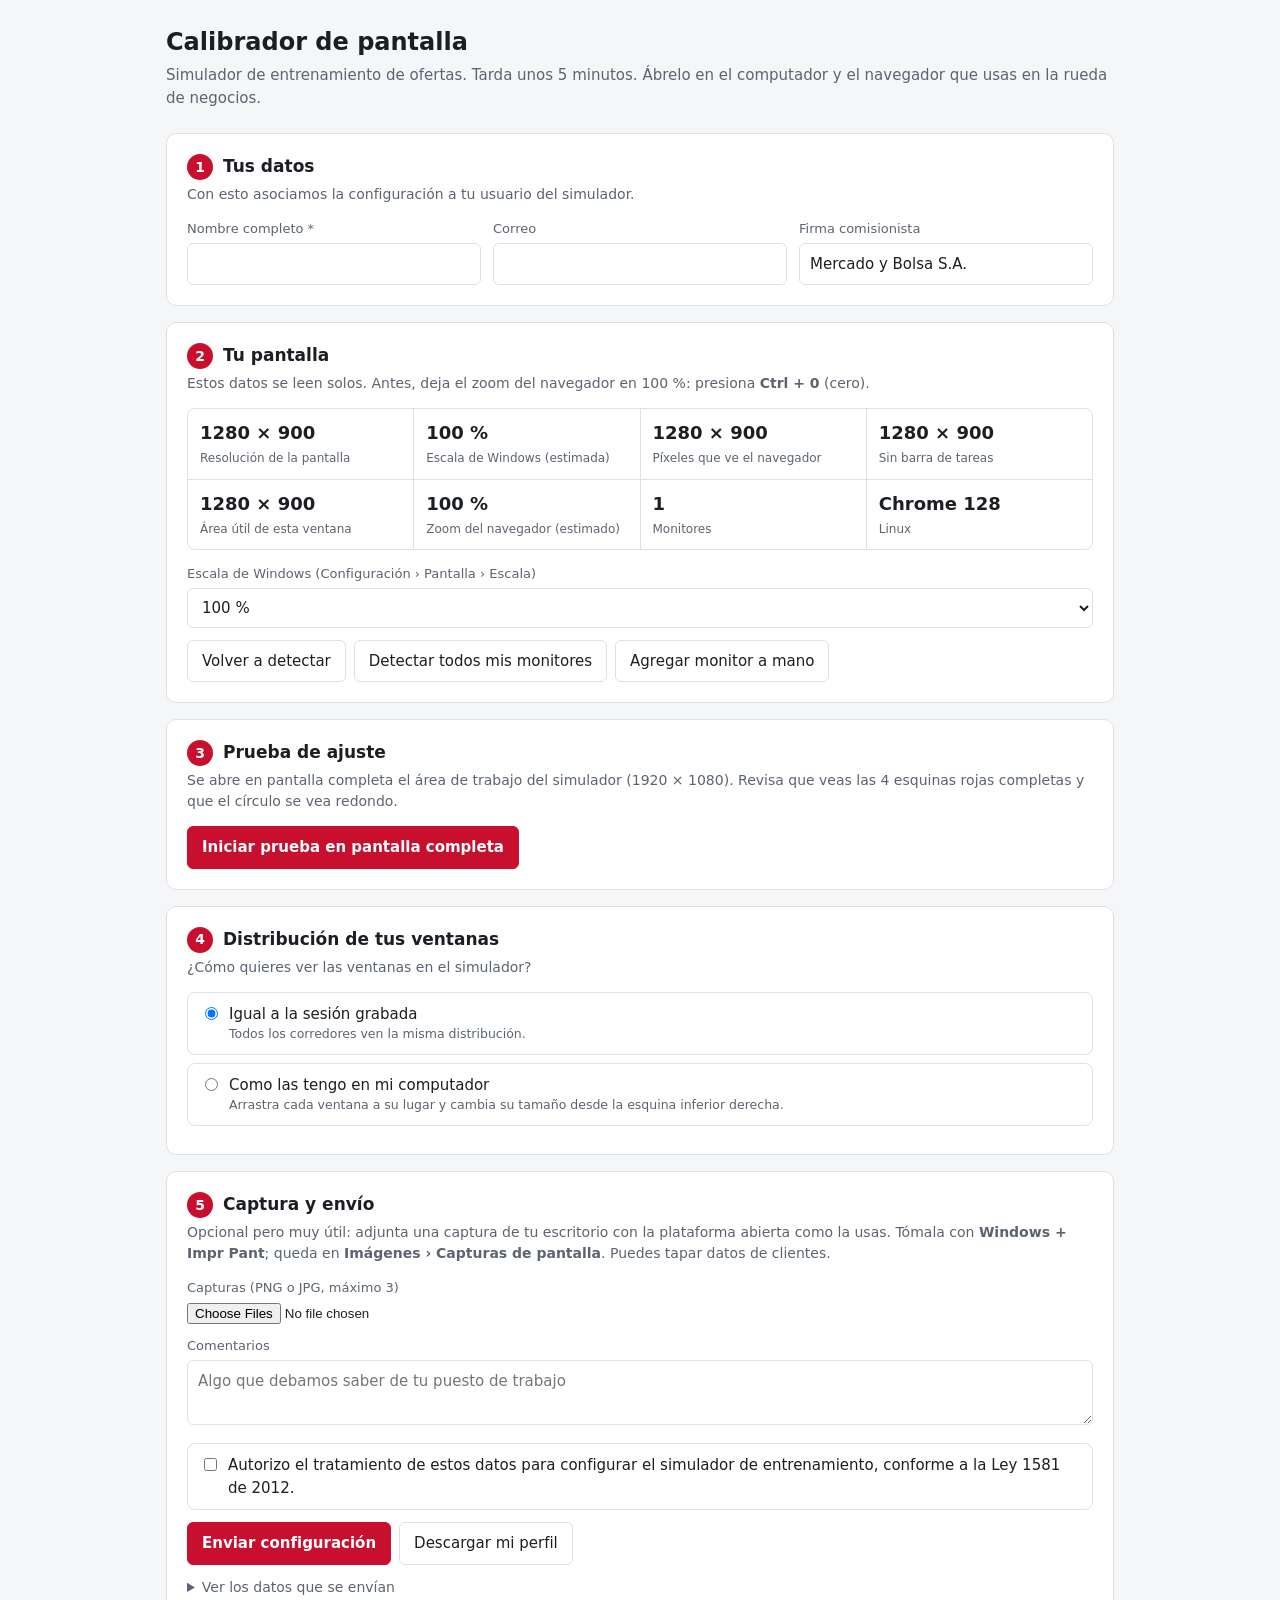
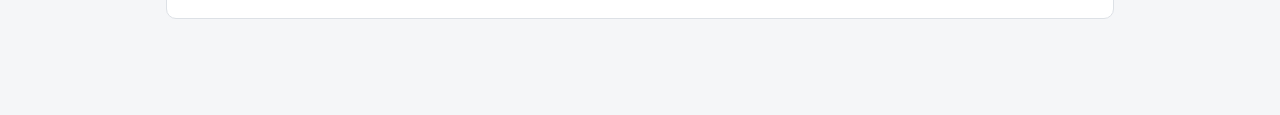
<file: calibrador/index.html>
<!doctype html>
<html lang="es">
<head>
<meta charset="utf-8">
<meta name="viewport" content="width=device-width, initial-scale=1">
<title>Calibrador de pantalla</title>
<style>
:root{
  --bg:#f5f6f8;--card:#fff;--ink:#1b1f24;--muted:#5b6470;--line:#dde1e6;
  --accent:#c8102e;--accent-ink:#fff;--ok:#1a7f37;--ok-bg:#e6f6ea;--warn:#8a5a00;--warn-bg:#fff6d6;
  --mon:#e7ebf0;--mon-line:#9aa4af;--win:#1f6feb;--win-bg:rgba(31,111,235,.14);
}
@media (prefers-color-scheme:dark){:root{
  --bg:#0f1216;--card:#171b21;--ink:#e6e9ed;--muted:#9aa4af;--line:#2a313a;
  --accent:#ff4d5e;--accent-ink:#111;--ok:#3fb950;--ok-bg:#10281a;--warn:#e3b341;--warn-bg:#2b2410;
  --mon:#222932;--mon-line:#56606b;--win:#4493f8;--win-bg:rgba(68,147,248,.18);
}}
*{box-sizing:border-box}
body{margin:0;background:var(--bg);color:var(--ink);font:15px/1.5 system-ui,"Segoe UI",Roboto,sans-serif}
main{max-width:980px;margin:0 auto;padding:24px 16px 80px}
h1{font-size:24px;margin:0 0 4px}
.sub{color:var(--muted);margin:0 0 24px}
section.card{background:var(--card);border:1px solid var(--line);border-radius:10px;padding:20px;margin-bottom:16px}
h2{font-size:17px;margin:0 0 4px;display:flex;gap:10px;align-items:center}
h2 .n{display:inline-grid;place-items:center;width:26px;height:26px;border-radius:50%;background:var(--accent);color:var(--accent-ink);font-size:14px;flex:none}
.hint{color:var(--muted);margin:0 0 14px;font-size:14px}
label{display:block;font-size:13px;color:var(--muted);margin-bottom:4px}
input[type=text],input[type=email],input[type=number],select,textarea{width:100%;padding:9px 10px;font:inherit;color:var(--ink);background:var(--card);border:1px solid var(--line);border-radius:6px}
textarea{min-height:60px;resize:vertical}
.grid{display:grid;gap:12px;grid-template-columns:repeat(auto-fit,minmax(200px,1fr))}
button{font:inherit;cursor:pointer;border-radius:6px;padding:9px 14px;border:1px solid var(--line);background:var(--card);color:var(--ink)}
button.primary{background:var(--accent);border-color:var(--accent);color:var(--accent-ink);font-weight:600}
button:disabled{opacity:.5;cursor:not-allowed}
.row{display:flex;flex-wrap:wrap;gap:8px;align-items:center;margin-top:12px}
.datos{display:grid;grid-template-columns:repeat(auto-fit,minmax(200px,1fr));gap:1px;background:var(--line);border:1px solid var(--line);border-radius:8px;overflow:hidden}
.dato{background:var(--card);padding:10px 12px}
.dato b{display:block;font-size:18px;font-variant-numeric:tabular-nums}
.dato span{font-size:12px;color:var(--muted)}
.aviso{padding:10px 12px;border-radius:6px;font-size:14px;margin-top:12px}
.aviso.warn{background:var(--warn-bg);color:var(--warn)}
.aviso.ok{background:var(--ok-bg);color:var(--ok)}
.radio{display:flex;gap:8px;align-items:flex-start;padding:10px 12px;border:1px solid var(--line);border-radius:8px;margin-bottom:8px;cursor:pointer;color:var(--ink);font-size:15px}
.radio input{margin-top:4px}
.radio small{display:block;color:var(--muted)}
#escritorio{position:relative;width:100%;margin-top:12px;user-select:none;touch-action:none}
.monitor{position:absolute;background:var(--mon);border:2px solid var(--mon-line);border-radius:4px}
.monitor .et{position:absolute;left:6px;bottom:4px;font-size:11px;color:var(--muted)}
.ventana{position:absolute;border:2px solid var(--win);background:var(--win-bg);border-radius:3px;cursor:move;overflow:hidden;font-size:11px;padding:2px 4px;color:var(--ink)}
.ventana.sel{outline:2px solid var(--accent);outline-offset:1px;z-index:5}
.ventana .tit{font-weight:600;white-space:nowrap;overflow:hidden;text-overflow:ellipsis}
.ventana .med{color:var(--muted);font-variant-numeric:tabular-nums}
.ventana .asa{position:absolute;right:0;bottom:0;width:14px;height:14px;background:var(--win);cursor:nwse-resize}
table.vent{width:100%;border-collapse:collapse;margin-top:12px;font-size:14px}
table.vent th,table.vent td{padding:4px;border-bottom:1px solid var(--line);text-align:left}
table.vent input{padding:5px 6px}
table.vent td.n input{width:80px}
.tabla-scroll{overflow-x:auto}
#prueba{position:fixed;inset:0;background:#000;display:none;z-index:100}
#prueba svg{position:absolute;inset:0;width:100%;height:100%}
#prueba .barra{position:absolute;left:50%;bottom:24px;transform:translateX(-50%);display:flex;gap:8px;flex-wrap:wrap;justify-content:center}
#prueba .barra button{font-size:15px}
.ok-txt{color:var(--ok);font-weight:600}.mal-txt{color:var(--accent);font-weight:600}
#resultado{margin-top:12px}
.codigo{font:600 20px/1.2 ui-monospace,Consolas,monospace;letter-spacing:.5px}
details summary{cursor:pointer;color:var(--muted);font-size:14px}
pre{white-space:pre-wrap;font-size:12px;background:var(--bg);padding:10px;border-radius:6px;max-height:280px;overflow:auto}
</style>
</head>
<body>
<main>
  <h1>Calibrador de pantalla</h1>
  <p class="sub">Simulador de entrenamiento de ofertas. Tarda unos 5 minutos. Ábrelo en el computador y el navegador que usas en la rueda de negocios.</p>

  <section class="card">
    <h2><span class="n">1</span>Tus datos</h2>
    <p class="hint">Con esto asociamos la configuración a tu usuario del simulador.</p>
    <div class="grid">
      <div><label for="nombre">Nombre completo *</label><input id="nombre" type="text" autocomplete="name" maxlength="120"></div>
      <div><label for="correo">Correo</label><input id="correo" type="email" autocomplete="email" maxlength="160"></div>
      <div><label for="firma">Firma comisionista</label><input id="firma" type="text" maxlength="120" value="Mercado y Bolsa S.A."></div>
    </div>
  </section>

  <section class="card">
    <h2><span class="n">2</span>Tu pantalla</h2>
    <p class="hint">Estos datos se leen solos. Antes, deja el zoom del navegador en 100 %: presiona <b>Ctrl + 0</b> (cero).</p>
    <div class="datos" id="datos"></div>
    <div id="avisoZoom"></div>
    <div class="grid" style="margin-top:14px">
      <div>
        <label for="escala">Escala de Windows (Configuración › Pantalla › Escala)</label>
        <select id="escala">
          <option value="100">100 %</option><option value="125">125 %</option><option value="150">150 %</option>
          <option value="175">175 %</option><option value="200">200 %</option><option value="225">225 %</option>
          <option value="250">250 %</option><option value="300">300 %</option><option value="otra">Otra</option>
        </select>
      </div>
    </div>
    <div class="row">
      <button id="btnDetectar">Volver a detectar</button>
      <button id="btnMonitores">Detectar todos mis monitores</button>
      <button id="btnAgregarMonitor">Agregar monitor a mano</button>
    </div>
    <div id="avisoMonitores"></div>
    <div id="formMonitor" hidden>
      <div class="grid" style="margin-top:12px">
        <div><label for="mRes">Resolución del monitor</label><input id="mRes" type="text" placeholder="1920 x 1080"></div>
        <div><label for="mEsc">Escala de ese monitor (%)</label><input id="mEsc" type="number" value="100" min="100" max="400" step="25"></div>
        <div><label for="mPos">Ubicación respecto a este monitor</label>
          <select id="mPos"><option value="derecha">A la derecha</option><option value="izquierda">A la izquierda</option><option value="arriba">Arriba</option><option value="abajo">Abajo</option></select></div>
      </div>
      <div class="row"><button id="btnGuardarMonitor" class="primary">Agregar</button><button id="btnCancelarMonitor">Cancelar</button></div>
    </div>
  </section>

  <section class="card">
    <h2><span class="n">3</span>Prueba de ajuste</h2>
    <p class="hint">Se abre en pantalla completa el área de trabajo del simulador (<span id="lienzoTxt"></span>). Revisa que veas las 4 esquinas rojas completas y que el círculo se vea redondo.</p>
    <div class="row"><button id="btnPrueba" class="primary">Iniciar prueba en pantalla completa</button></div>
    <div id="resPrueba"></div>
  </section>

  <section class="card">
    <h2><span class="n">4</span>Distribución de tus ventanas</h2>
    <p class="hint">¿Cómo quieres ver las ventanas en el simulador?</p>
    <label class="radio"><input type="radio" name="modo" value="grabacion" checked><span>Igual a la sesión grabada<small>Todos los corredores ven la misma distribución.</small></span></label>
    <label class="radio"><input type="radio" name="modo" value="mi-puesto"><span>Como las tengo en mi computador<small>Arrastra cada ventana a su lugar y cambia su tamaño desde la esquina inferior derecha.</small></span></label>
    <div id="editor" hidden>
      <div id="escritorio"></div>
      <div class="tabla-scroll">
        <table class="vent">
          <thead><tr><th>Ventana</th><th>X</th><th>Y</th><th>Ancho</th><th>Alto</th><th></th></tr></thead>
          <tbody id="tablaVentanas"></tbody>
        </table>
      </div>
      <div class="row"><button id="btnAgregarVentana">Agregar ventana</button><button id="btnReiniciarVentanas">Restablecer</button></div>
      <p class="hint" style="margin-top:8px">Medidas en píxeles de Windows. Puedes cambiar el nombre de cada ventana.</p>
    </div>
  </section>

  <section class="card">
    <h2><span class="n">5</span>Captura y envío</h2>
    <p class="hint">Opcional pero muy útil: adjunta una captura de tu escritorio con la plataforma abierta como la usas. Tómala con <b>Windows + Impr Pant</b>; queda en <b>Imágenes › Capturas de pantalla</b>. Puedes tapar datos de clientes.</p>
    <label for="capturas">Capturas (PNG o JPG, máximo 3)</label>
    <input id="capturas" type="file" accept="image/png,image/jpeg,image/webp" multiple>
    <div style="margin-top:12px"><label for="comentario">Comentarios</label><textarea id="comentario" maxlength="1000" placeholder="Algo que debamos saber de tu puesto de trabajo"></textarea></div>
    <label class="radio" style="margin-top:12px"><input type="checkbox" id="autoriza"><span>Autorizo el tratamiento de estos datos para configurar el simulador de entrenamiento, conforme a la Ley 1581 de 2012.</span></label>
    <div class="row"><button id="btnEnviar" class="primary">Enviar configuración</button><button id="btnDescargar">Descargar mi perfil</button></div>
    <div id="resultado"></div>
    <details style="margin-top:12px"><summary>Ver los datos que se envían</summary><pre id="vistaJson"></pre></details>
  </section>
</main>

<div id="prueba" role="dialog" aria-label="Prueba de ajuste">
  <svg id="svgPrueba" preserveAspectRatio="xMidYMid meet"></svg>
  <div class="barra">
    <button id="btnPruebaOk" class="primary">Veo las 4 esquinas y el círculo redondo</button>
    <button id="btnPruebaMal">Algo se ve cortado o deformado</button>
  </div>
</div>

<script>
(() => {
"use strict";
const $ = s => document.querySelector(s);
const params = new URLSearchParams(location.search);
const lienzo = (() => {
  const m = /^(\d{3,5})x(\d{3,5})$/i.exec(params.get("lienzo") || "");
  return m ? { w: +m[1], h: +m[2] } : { w: 1920, h: 1080 };
})();
const ESCALAS = [100,125,150,175,200,225,250,300,350,400];
const CLAVE = "calibrador-borrador-v1";

const estado = {
  deteccion: null,
  monitores: [],
  monitoresOrigen: "este",
  ventanas: [],
  modo: "grabacion",
  pruebaAjuste: { lienzo, respuesta: null },
};

// ---------- Borrador local ----------
function cargarBorrador() {
  try {
    const b = JSON.parse(localStorage.getItem(CLAVE) || "null");
    if (!b) return;
    ["nombre","correo","firma"].forEach(k => { if (b[k]) $("#" + k).value = b[k]; });
  } catch (e) {}
}
function guardarBorrador() {
  try {
    localStorage.setItem(CLAVE, JSON.stringify({ nombre: $("#nombre").value, correo: $("#correo").value, firma: $("#firma").value }));
  } catch (e) {}
}

// ---------- Detección ----------
function navegador() {
  const ua = navigator.userAgent;
  let m;
  if ((m = /Edg\/(\d+)/.exec(ua))) return "Edge " + m[1];
  if ((m = /OPR\/(\d+)/.exec(ua))) return "Opera " + m[1];
  if ((m = /Firefox\/(\d+)/.exec(ua))) return "Firefox " + m[1];
  if ((m = /Chrome\/(\d+)/.exec(ua))) return "Chrome " + m[1];
  if ((m = /Version\/(\d+).*Safari/.exec(ua))) return "Safari " + m[1];
  return "Desconocido";
}
async function sistema() {
  try {
    if (navigator.userAgentData && navigator.userAgentData.getHighEntropyValues) {
      const v = await navigator.userAgentData.getHighEntropyValues(["platformVersion"]);
      if (navigator.userAgentData.platform === "Windows") {
        return parseInt(v.platformVersion, 10) >= 13 ? "Windows 11" : "Windows 10";
      }
      if (navigator.userAgentData.platform) return navigator.userAgentData.platform;
    }
  } catch (e) {}
  const ua = navigator.userAgent;
  if (/Windows/.test(ua)) return "Windows";
  if (/Mac OS X/.test(ua)) return "macOS";
  if (/Linux/.test(ua)) return "Linux";
  return "Desconocido";
}
function escalaCercana(v) {
  return ESCALAS.reduce((a, b) => Math.abs(b - v) < Math.abs(a - v) ? b : a);
}
async function detectar() {
  const dpr = window.devicePixelRatio || 1;
  const zoom = window.outerWidth && window.innerWidth ? Math.round(window.outerWidth / window.innerWidth * 100) : null;
  const zoomNormal = zoom === null || (zoom >= 95 && zoom <= 106);
  const escalaWin = zoomNormal ? escalaCercana(dpr * 100) : escalaCercana(dpr * 100 / (zoom / 100));
  estado.deteccion = {
    pantallaCss: { w: screen.width, h: screen.height },
    areaDisponibleCss: { w: screen.availWidth, h: screen.availHeight },
    devicePixelRatio: dpr,
    resolucionFisica: { w: Math.round(screen.width * dpr), h: Math.round(screen.height * dpr) },
    escalaWindowsEstimada: escalaWin,
    ventanaNavegador: { innerW: window.innerWidth, innerH: window.innerHeight, outerW: window.outerWidth, outerH: window.outerHeight },
    zoomEstimado: zoom,
    pantallaExtendida: typeof screen.isExtended === "boolean" ? screen.isExtended : null,
    profundidadColor: screen.colorDepth,
    tactil: navigator.maxTouchPoints > 0,
    navegador: navegador(),
    sistema: await sistema(),
    idioma: navigator.language,
    zonaHoraria: Intl.DateTimeFormat().resolvedOptions().timeZone,
    fecha: new Date().toISOString(),
  };
  $("#escala").value = String(escalaWin);
  if (estado.monitoresOrigen === "este") {
    estado.monitores = [{ id: 1, etiqueta: "Este monitor", x: 0, y: 0, w: screen.width, h: screen.height, dpr, principal: true }];
    if (!estado.ventanas.length) ventanasPorDefecto();
  }
  pintarDatos(zoomNormal);
  pintarEscritorio();
  actualizarJson();
}
function pintarDatos(zoomNormal) {
  const d = estado.deteccion;
  const items = [
    [d.resolucionFisica.w + " × " + d.resolucionFisica.h, "Resolución de la pantalla"],
    [d.escalaWindowsEstimada + " %", "Escala de Windows (estimada)"],
    [d.pantallaCss.w + " × " + d.pantallaCss.h, "Píxeles que ve el navegador"],
    [d.areaDisponibleCss.w + " × " + d.areaDisponibleCss.h, "Sin barra de tareas"],
    [d.ventanaNavegador.innerW + " × " + d.ventanaNavegador.innerH, "Área útil de esta ventana"],
    [(d.zoomEstimado ?? "—") + " %", "Zoom del navegador (estimado)"],
    [estado.monitores.length + (d.pantallaExtendida ? " (hay más)" : ""), "Monitores"],
    [d.navegador, d.sistema],
  ];
  $("#datos").innerHTML = items.map(([v, t]) => `<div class="dato"><b>${esc(v)}</b><span>${esc(t)}</span></div>`).join("");
  $("#avisoZoom").innerHTML = zoomNormal ? "" :
    `<div class="aviso warn">El zoom del navegador parece estar en ${d.zoomEstimado} %. Presiona <b>Ctrl + 0</b> y luego “Volver a detectar”.</div>`;
  if (d.pantallaExtendida && estado.monitoresOrigen === "este") {
    $("#avisoMonitores").innerHTML = `<div class="aviso warn">Tienes más de un monitor. Presiona “Detectar todos mis monitores” y acepta el permiso del navegador, o agrégalos a mano.</div>`;
  }
}
async function detectarMonitores() {
  if (!("getScreenDetails" in window)) {
    $("#avisoMonitores").innerHTML = `<div class="aviso warn">Este navegador no permite leer todos los monitores. Usa Chrome o Edge, o agrégalos a mano.</div>`;
    return;
  }
  try {
    const sd = await window.getScreenDetails();
    estado.monitores = sd.screens.map((s, i) => ({
      id: i + 1,
      etiqueta: s.label || "Monitor " + (i + 1),
      x: s.left, y: s.top, w: s.width, h: s.height,
      dpr: s.devicePixelRatio, principal: !!s.isPrimary,
    }));
    estado.monitoresOrigen = "api";
    $("#avisoMonitores").innerHTML = `<div class="aviso ok">Se detectaron ${estado.monitores.length} monitor(es).</div>`;
    ventanasPorDefecto();
    pintarDatos(true);
    pintarEscritorio();
    actualizarJson();
  } catch (e) {
    $("#avisoMonitores").innerHTML = `<div class="aviso warn">No se dio el permiso. Puedes agregar los monitores a mano.</div>`;
  }
}
function agregarMonitorManual() {
  const m = /(\d{3,5})\s*[x×*]\s*(\d{3,5})/i.exec($("#mRes").value);
  if (!m) { alert("Escribe la resolución como 1920 x 1080"); return; }
  const esc = Math.max(100, Math.min(400, +$("#mEsc").value || 100)) / 100;
  const w = Math.round(+m[1] / esc), h = Math.round(+m[2] / esc);
  const base = estado.monitores.find(x => x.principal) || estado.monitores[0];
  const minX = Math.min(...estado.monitores.map(x => x.x)), maxX = Math.max(...estado.monitores.map(x => x.x + x.w));
  const minY = Math.min(...estado.monitores.map(x => x.y)), maxY = Math.max(...estado.monitores.map(x => x.y + x.h));
  const pos = $("#mPos").value;
  let x = base.x, y = base.y;
  if (pos === "derecha") x = maxX;
  if (pos === "izquierda") x = minX - w;
  if (pos === "arriba") y = minY - h;
  if (pos === "abajo") y = maxY;
  estado.monitores.push({ id: estado.monitores.length + 1, etiqueta: "Monitor " + (estado.monitores.length + 1), x, y, w, h, dpr: esc, principal: false, manual: true });
  estado.monitoresOrigen = "manual";
  $("#formMonitor").hidden = true;
  pintarDatos(true);
  pintarEscritorio();
  actualizarJson();
}

// ---------- Prueba de ajuste ----------
function dibujarPrueba() {
  const { w: W, h: H } = lienzo;
  const svg = $("#svgPrueba");
  svg.setAttribute("viewBox", `0 0 ${W} ${H}`);
  let g = "";
  for (let x = 100; x < W; x += 100) g += `<line x1="${x}" y1="0" x2="${x}" y2="${H}" stroke="#333" stroke-width="1"/>`;
  for (let y = 100; y < H; y += 100) g += `<line x1="0" y1="${y}" x2="${W}" y2="${y}" stroke="#333" stroke-width="1"/>`;
  const L = 120, t = 10;
  const esquina = (x, y, sx, sy) => `<path d="M${x} ${y + sy * L} L${x} ${y} L${x + sx * L} ${y}" fill="none" stroke="#ff3b3b" stroke-width="${t * 2}"/>`;
  const factor = Math.min(window.innerWidth / W, window.innerHeight / H);
  estado.pruebaAjuste.factor = +factor.toFixed(4);
  estado.pruebaAjuste.viewport = { w: window.innerWidth, h: window.innerHeight };
  estado.pruebaAjuste.pantallaCompleta = !!document.fullscreenElement;
  svg.innerHTML = `
    <rect x="0" y="0" width="${W}" height="${H}" fill="#111"/>
    ${g}
    <rect x="1" y="1" width="${W - 2}" height="${H - 2}" fill="none" stroke="#fff" stroke-width="2"/>
    ${esquina(0, 0, 1, 1)}${esquina(W, 0, -1, 1)}${esquina(0, H, 1, -1)}${esquina(W, H, -1, -1)}
    <circle cx="${W / 2}" cy="${H / 2}" r="${H * 0.28}" fill="none" stroke="#4493f8" stroke-width="6"/>
    <text x="${W / 2}" y="${H / 2 - 30}" fill="#fff" font-size="48" font-family="Segoe UI, sans-serif" text-anchor="middle">Lienzo ${W} × ${H}</text>
    <text x="${W / 2}" y="${H / 2 + 30}" fill="#9aa4af" font-size="30" font-family="Segoe UI, sans-serif" text-anchor="middle">Tu ventana: ${window.innerWidth} × ${window.innerHeight} · factor ${factor.toFixed(3).replace(".", ",")}</text>`;
}
async function iniciarPrueba() {
  $("#prueba").style.display = "block";
  try { await document.documentElement.requestFullscreen(); } catch (e) {}
  setTimeout(dibujarPrueba, 250);
}
function terminarPrueba(resp) {
  dibujarPrueba();
  estado.pruebaAjuste.respuesta = resp;
  $("#prueba").style.display = "none";
  if (document.fullscreenElement) document.exitFullscreen().catch(() => {});
  const p = estado.pruebaAjuste;
  $("#resPrueba").innerHTML = resp === "ok"
    ? `<p class="ok-txt" style="margin-top:12px">Listo: la aplicación encaja en tu pantalla (factor ${String(p.factor).replace(".", ",")}).</p>`
    : `<p class="mal-txt" style="margin-top:12px">Gracias. Cuéntanos en Comentarios qué se veía mal y adjunta una captura.</p>`;
  actualizarJson();
}
window.addEventListener("resize", () => { if ($("#prueba").style.display === "block") dibujarPrueba(); });
document.addEventListener("fullscreenchange", () => { if ($("#prueba").style.display === "block") setTimeout(dibujarPrueba, 150); });

// ---------- Editor de ventanas ----------
const NOMBRES = ["Rueda de negocios", "Libro de ofertas", "Ingreso de oferta", "Confirmación", "Mensajes"];
let sigId = 1, seleccion = null, k = 1;
function ventanasPorDefecto() {
  const m = estado.monitores.find(x => x.principal) || estado.monitores[0];
  if (!m) return;
  const W = m.w, H = estado.deteccion ? Math.min(m.h, estado.deteccion.areaDisponibleCss.h) : m.h;
  const r = (v) => Math.round(v);
  const marcos = [
    [0, 0, .6, .65], [.6, 0, .4, .65], [0, .65, .35, .35], [.35, .65, .3, .35], [.65, .65, .35, .35],
  ];
  sigId = 1;
  estado.ventanas = marcos.map(([x, y, w, h], i) => ({
    id: sigId++, nombre: NOMBRES[i], x: r(m.x + x * W), y: r(m.y + y * H), w: r(w * W), h: r(h * H),
  }));
}
function limites() {
  const ms = estado.monitores;
  return {
    x0: Math.min(...ms.map(m => m.x)), y0: Math.min(...ms.map(m => m.y)),
    x1: Math.max(...ms.map(m => m.x + m.w)), y1: Math.max(...ms.map(m => m.y + m.h)),
  };
}
function pintarEscritorio() {
  if ($("#editor").hidden || !estado.monitores.length) return;
  const cont = $("#escritorio");
  const L = limites();
  k = cont.clientWidth / (L.x1 - L.x0);
  cont.style.height = Math.round((L.y1 - L.y0) * k) + "px";
  let html = estado.monitores.map(m => `<div class="monitor" style="left:${(m.x - L.x0) * k}px;top:${(m.y - L.y0) * k}px;width:${m.w * k}px;height:${m.h * k}px"><span class="et">${esc(m.etiqueta)} · ${Math.round(m.w * m.dpr)}×${Math.round(m.h * m.dpr)}${m.principal ? " · principal" : ""}</span></div>`).join("");
  html += estado.ventanas.map(v => `<div class="ventana${v.id === seleccion ? " sel" : ""}" data-id="${v.id}" style="left:${(v.x - L.x0) * k}px;top:${(v.y - L.y0) * k}px;width:${v.w * k}px;height:${v.h * k}px"><div class="tit">${esc(v.nombre)}</div><div class="med">${v.w}×${v.h}</div><div class="asa" data-asa="1"></div></div>`).join("");
  cont.innerHTML = html;
  pintarTabla();
}
function pintarTabla() {
  $("#tablaVentanas").innerHTML = estado.ventanas.map(v => `<tr data-id="${v.id}">
    <td><input type="text" data-c="nombre" value="${esc(v.nombre)}" maxlength="60"></td>
    <td class="n"><input type="number" data-c="x" value="${v.x}"></td>
    <td class="n"><input type="number" data-c="y" value="${v.y}"></td>
    <td class="n"><input type="number" data-c="w" value="${v.w}" min="40"></td>
    <td class="n"><input type="number" data-c="h" value="${v.h}" min="30"></td>
    <td><button data-borrar="${v.id}" aria-label="Quitar ventana">Quitar</button></td></tr>`).join("");
}
function moverVentanaDom(v) {
  const L = limites();
  const el = $(`.ventana[data-id="${v.id}"]`);
  if (!el) return;
  el.style.left = (v.x - L.x0) * k + "px"; el.style.top = (v.y - L.y0) * k + "px";
  el.style.width = v.w * k + "px"; el.style.height = v.h * k + "px";
  el.querySelector(".med").textContent = v.w + "×" + v.h;
}
let arrastre = null;
$("#escritorio").addEventListener("pointerdown", e => {
  const el = e.target.closest(".ventana");
  if (!el) return;
  const v = estado.ventanas.find(x => x.id === +el.dataset.id);
  seleccion = v.id;
  document.querySelectorAll(".ventana").forEach(n => n.classList.toggle("sel", n === el));
  arrastre = { v, modo: e.target.dataset.asa ? "tam" : "mover", sx: e.clientX, sy: e.clientY, x: v.x, y: v.y, w: v.w, h: v.h };
  el.setPointerCapture(e.pointerId);
  e.preventDefault();
});
$("#escritorio").addEventListener("pointermove", e => {
  if (!arrastre) return;
  const a = arrastre, dx = (e.clientX - a.sx) / k, dy = (e.clientY - a.sy) / k;
  const snap = v => Math.round(v / 5) * 5;
  if (a.modo === "mover") { a.v.x = snap(a.x + dx); a.v.y = snap(a.y + dy); }
  else { a.v.w = Math.max(40, snap(a.w + dx)); a.v.h = Math.max(30, snap(a.h + dy)); }
  moverVentanaDom(a.v);
});
const soltar = () => { if (arrastre) { arrastre = null; pintarTabla(); actualizarJson(); } };
$("#escritorio").addEventListener("pointerup", soltar);
$("#escritorio").addEventListener("pointercancel", soltar);
$("#tablaVentanas").addEventListener("input", e => {
  const tr = e.target.closest("tr"); if (!tr) return;
  const v = estado.ventanas.find(x => x.id === +tr.dataset.id);
  const c = e.target.dataset.c;
  v[c] = c === "nombre" ? e.target.value : Math.round(+e.target.value || 0);
  if (c === "nombre") { const t = $(`.ventana[data-id="${v.id}"] .tit`); if (t) t.textContent = v.nombre; }
  else moverVentanaDom(v);
  actualizarJson();
});
$("#tablaVentanas").addEventListener("click", e => {
  const id = e.target.dataset.borrar; if (!id) return;
  estado.ventanas = estado.ventanas.filter(v => v.id !== +id);
  pintarEscritorio(); actualizarJson();
});
$("#btnAgregarVentana").onclick = () => {
  const m = estado.monitores.find(x => x.principal) || estado.monitores[0];
  estado.ventanas.push({ id: sigId++, nombre: "Ventana " + (estado.ventanas.length + 1), x: m.x + 40, y: m.y + 40, w: Math.round(m.w * .3), h: Math.round(m.h * .3) });
  pintarEscritorio(); actualizarJson();
};
$("#btnReiniciarVentanas").onclick = () => { ventanasPorDefecto(); pintarEscritorio(); actualizarJson(); };
document.querySelectorAll('input[name="modo"]').forEach(r => r.addEventListener("change", () => {
  estado.modo = document.querySelector('input[name="modo"]:checked').value;
  $("#editor").hidden = estado.modo !== "mi-puesto";
  pintarEscritorio(); actualizarJson();
}));
window.addEventListener("resize", () => { if (!arrastre) pintarEscritorio(); });

// ---------- Perfil y envío ----------
function monitorDe(v) {
  const cx = v.x + v.w / 2, cy = v.y + v.h / 2;
  return estado.monitores.find(m => cx >= m.x && cx < m.x + m.w && cy >= m.y && cy < m.y + m.h) || null;
}
function perfil() {
  return {
    version: 1,
    corredor: { nombre: $("#nombre").value.trim(), correo: $("#correo").value.trim(), firma: $("#firma").value.trim() },
    deteccion: estado.deteccion,
    escalaConfirmada: $("#escala").value,
    monitores: estado.monitores,
    monitoresOrigen: estado.monitoresOrigen,
    pruebaAjuste: { ...estado.pruebaAjuste, comentario: $("#comentario").value.trim() },
    modo: estado.modo,
    ventanas: estado.modo === "mi-puesto" ? estado.ventanas.map(v => {
      const m = monitorDe(v);
      return { ...v, monitor: m ? m.id : null,
        relativo: m ? { x: +((v.x - m.x) / m.w).toFixed(4), y: +((v.y - m.y) / m.h).toFixed(4), w: +(v.w / m.w).toFixed(4), h: +(v.h / m.h).toFixed(4) } : null };
    }) : [],
    autorizacionDatos: $("#autoriza").checked,
  };
}
function actualizarJson() { $("#vistaJson").textContent = JSON.stringify(perfil(), null, 2); }
function validar() {
  if (!$("#nombre").value.trim()) { $("#nombre").focus(); return "Escribe tu nombre en el paso 1."; }
  if (!$("#autoriza").checked) return "Marca la autorización de tratamiento de datos.";
  const f = $("#capturas").files;
  if (f.length > 3) return "Puedes adjuntar máximo 3 capturas.";
  for (const x of f) if (x.size > 12 * 1024 * 1024) return `La captura “${x.name}” supera 12 MB.`;
  return null;
}
async function enviar() {
  const err = validar();
  const out = $("#resultado");
  if (err) { out.innerHTML = `<div class="aviso warn">${esc(err)}</div>`; return; }
  if (estado.pruebaAjuste.respuesta === null && !confirm("No hiciste la prueba de ajuste (paso 3). ¿Enviar de todos modos?")) return;
  const fd = new FormData();
  fd.append("perfil", JSON.stringify(perfil()));
  for (const x of $("#capturas").files) fd.append("capturas[]", x, x.name);
  const b = $("#btnEnviar"); b.disabled = true; b.textContent = "Enviando…";
  try {
    const r = await fetch("guardar.php", { method: "POST", body: fd });
    const j = await r.json().catch(() => ({ ok: false, error: "Respuesta inválida del servidor." }));
    if (!j.ok) throw new Error(j.error || "Error " + r.status);
    out.innerHTML = `<div class="aviso ok">Configuración recibida. Tu código es <span class="codigo">${esc(j.codigo)}</span></div>`;
    guardarBorrador();
  } catch (e) {
    out.innerHTML = `<div class="aviso warn">No se pudo enviar: ${esc(e.message)}. Usa “Descargar mi perfil” y envía el archivo por correo.</div>`;
  } finally { b.disabled = false; b.textContent = "Enviar configuración"; }
}
function descargar() {
  const nombre = ($("#nombre").value.trim() || "corredor").replace(/[^\wÁÉÍÓÚÑáéíóúñ-]+/g, "_");
  const blob = new Blob([JSON.stringify(perfil(), null, 2)], { type: "application/json" });
  const a = document.createElement("a");
  a.href = URL.createObjectURL(blob); a.download = `perfil-pantalla-${nombre}.json`; a.click();
  setTimeout(() => URL.revokeObjectURL(a.href), 1000);
}
function esc(s) { return String(s).replace(/[&<>"']/g, c => ({ "&": "&amp;", "<": "&lt;", ">": "&gt;", '"': "&quot;", "'": "&#39;" }[c])); }

// ---------- Eventos ----------
$("#lienzoTxt").textContent = lienzo.w + " × " + lienzo.h;
$("#btnDetectar").onclick = () => { estado.monitoresOrigen = "este"; $("#avisoMonitores").innerHTML = ""; detectar(); };
$("#btnMonitores").onclick = detectarMonitores;
$("#btnAgregarMonitor").onclick = () => { $("#formMonitor").hidden = false; $("#mRes").focus(); };
$("#btnCancelarMonitor").onclick = () => { $("#formMonitor").hidden = true; };
$("#btnGuardarMonitor").onclick = agregarMonitorManual;
$("#btnPrueba").onclick = iniciarPrueba;
$("#btnPruebaOk").onclick = () => terminarPrueba("ok");
$("#btnPruebaMal").onclick = () => terminarPrueba("mal");
$("#btnEnviar").onclick = enviar;
$("#btnDescargar").onclick = descargar;
["nombre","correo","firma","comentario","escala","autoriza"].forEach(id => $("#" + id).addEventListener("input", () => { actualizarJson(); guardarBorrador(); }));
$("#autoriza").addEventListener("change", actualizarJson);
cargarBorrador();
detectar();
})();
</script>
</body>
</html>
</file>
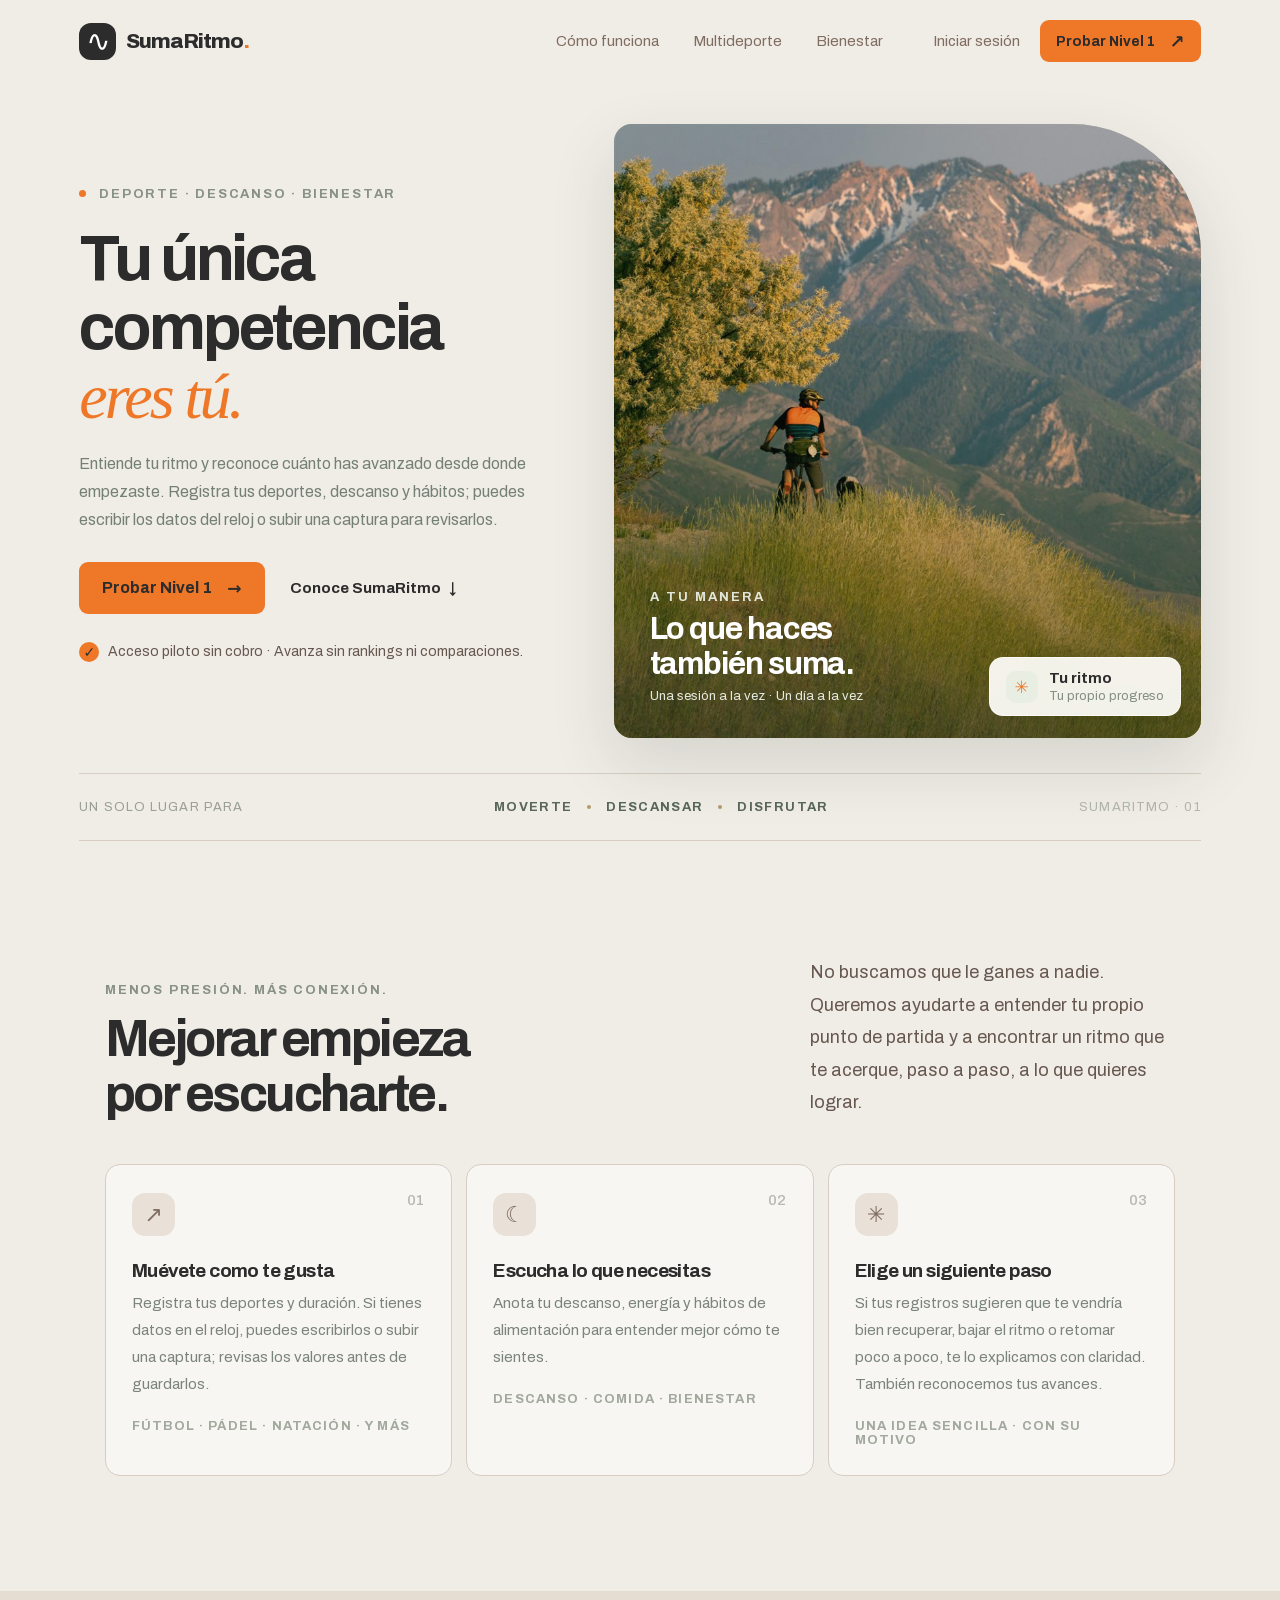
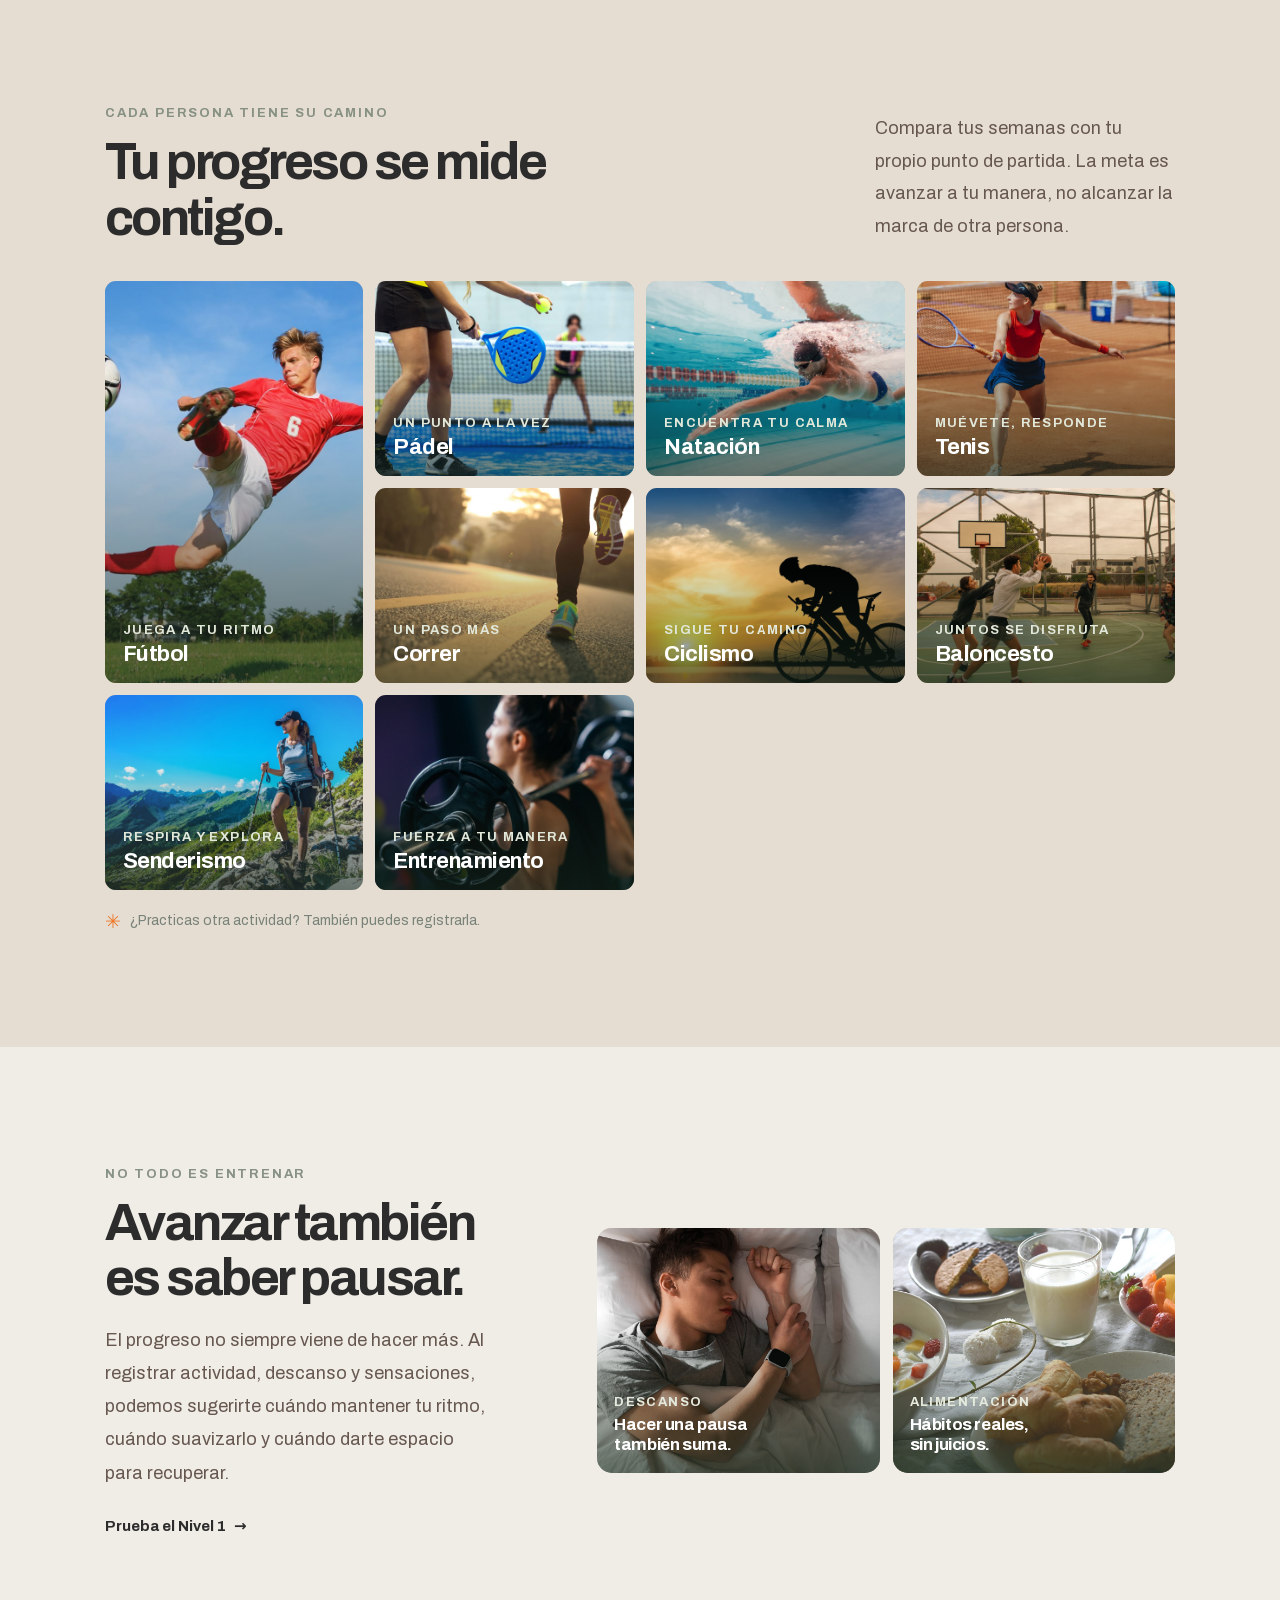
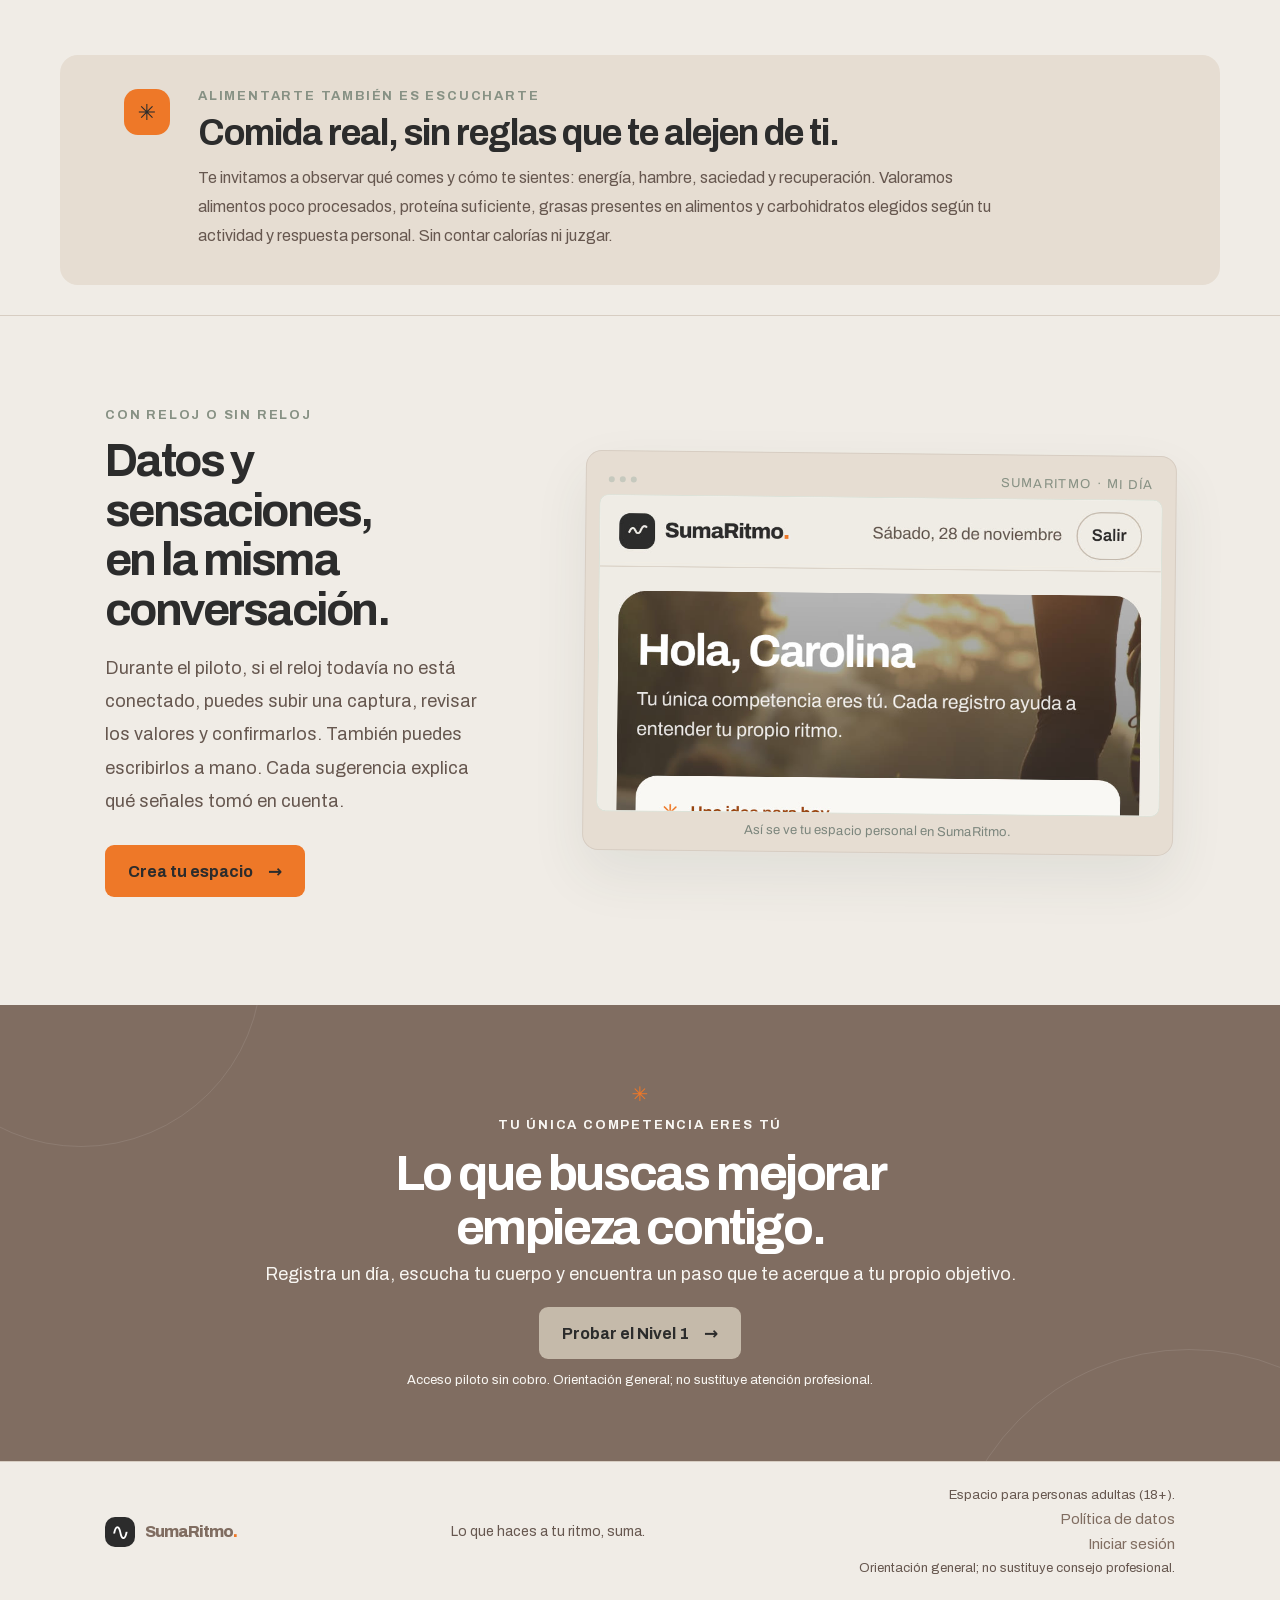
<file: aturitmo/public/landing.html>
<!doctype html>
<html lang="es">
<head>
  <meta charset="utf-8">
  <meta name="viewport" content="width=device-width, initial-scale=1">
  <meta name="theme-color" content="#C5BAAA">
  <meta name="description" content="SumaRitmo te ayuda a entender tu ritmo, escuchar tu cuerpo y mejorar frente a ti mismo, con o sin reloj.">
  <title>SumaRitmo — Tu bienestar, a tu ritmo</title>
  <link rel="stylesheet" href="assets/landing.css?v=20261128-1">
</head>
<body>
  <header class="site-header">
    <a class="brand" href="index.php" aria-label="SumaRitmo, inicio"><span class="brand-mark">∿</span><span>SumaRitmo<span class="brand-dot">.</span></span></a>
    <nav class="desktop-nav" aria-label="Navegación principal">
      <a href="#como-funciona">Cómo funciona</a>
      <a href="#multideporte">Multideporte</a>
      <a href="#bienestar">Bienestar</a>
    </nav>
    <div class="header-actions"><a class="login-link" href="index.php?entrar=1">Iniciar sesión</a><a class="button button-small" href="index.php?crear=1">Probar Nivel 1 <span>↗</span></a></div>
  </header>

  <main>
    <section class="hero" aria-labelledby="hero-title">
      <div class="hero-copy">
        <div class="eyebrow"><span class="eyebrow-dot"></span> DEPORTE · DESCANSO · BIENESTAR</div>
        <h1 id="hero-title">Tu única competencia<br><em>eres tú.</em></h1>
        <p class="hero-intro">Entiende tu ritmo y reconoce cuánto has avanzado desde donde empezaste. Registra tus deportes, descanso y hábitos; puedes escribir los datos del reloj o subir una captura para revisarlos.</p>
        <div class="hero-actions"><a class="button" href="index.php?crear=1">Probar Nivel 1 <span>→</span></a><a class="text-link" href="#como-funciona">Conoce SumaRitmo <span>↓</span></a></div>
        <div class="hero-note"><span class="note-check">✓</span> Acceso piloto sin cobro · Avanza sin rankings ni comparaciones.</div>
      </div>
      <figure class="hero-visual">
        <img src="assets/images/ciclismo-montana.jpg" alt="Ciclista disfrutando un recorrido entre montañas" fetchpriority="high">
        <div class="hero-image-shade"></div>
        <figcaption><span class="photo-kicker">A TU MANERA</span><strong>Lo que haces<br>también suma.</strong><span class="photo-caption">Una sesión a la vez · Un día a la vez</span></figcaption>
        <span class="hero-float"><span class="float-star">✳</span><span><b>Tu ritmo</b><small>Tu propio progreso</small></span></span>
      </figure>
      <div class="hero-bottom"><span>UN SOLO LUGAR PARA</span><div><b>MOVERTE</b><i></i><b>DESCANSAR</b><i></i><b>DISFRUTAR</b></div><span class="hero-bottom-mark">SUMARITMO · 01</span></div>
    </section>

    <section class="intro-section" id="como-funciona">
      <div class="section-heading"><div><div class="eyebrow">MENOS PRESIÓN. MÁS CONEXIÓN.</div><h2>Mejorar empieza<br>por escucharte.</h2></div><p>No buscamos que le ganes a nadie. Queremos ayudarte a entender tu propio punto de partida y a encontrar un ritmo que te acerque, paso a paso, a lo que quieres lograr.</p></div>
      <div class="steps-grid">
        <article class="step-card"><span class="step-number">01</span><div class="step-icon move-icon">↗</div><h3>Muévete como te gusta</h3><p>Registra tus deportes y duración. Si tienes datos en el reloj, puedes escribirlos o subir una captura; revisas los valores antes de guardarlos.</p><span class="step-foot">FÚTBOL · PÁDEL · NATACIÓN · Y MÁS</span></article>
        <article class="step-card"><span class="step-number">02</span><div class="step-icon sleep-icon">☾</div><h3>Escucha lo que necesitas</h3><p>Anota tu descanso, energía y hábitos de alimentación para entender mejor cómo te sientes.</p><span class="step-foot">DESCANSO · COMIDA · BIENESTAR</span></article>
        <article class="step-card"><span class="step-number">03</span><div class="step-icon insight-icon">✳</div><h3>Elige un siguiente paso</h3><p>Si tus registros sugieren que te vendría bien recuperar, bajar el ritmo o retomar poco a poco, te lo explicamos con claridad. También reconocemos tus avances.</p><span class="step-foot">UNA IDEA SENCILLA · CON SU MOTIVO</span></article>
      </div>
    </section>

    <section class="sports-section" id="multideporte">
      <div class="sports-heading"><div><div class="eyebrow">CADA PERSONA TIENE SU CAMINO</div><h2>Tu progreso se mide<br>contigo.</h2></div><p>Compara tus semanas con tu propio punto de partida. La meta es avanzar a tu manera, no alcanzar la marca de otra persona.</p></div>
      <div class="sport-grid">
        <article class="sport-card sport-large"><img src="assets/images/futbol.jpg" alt="Jugador de fútbol en un salto para alcanzar el balón" loading="lazy"><span class="sport-overlay"></span><div class="sport-caption"><small>JUEGA A TU RITMO</small><h3>Fútbol</h3></div></article>
        <article class="sport-card"><img src="assets/images/padel.jpg" alt="Partido de pádel en una cancha azul" loading="lazy"><span class="sport-overlay"></span><div class="sport-caption"><small>UN PUNTO A LA VEZ</small><h3>Pádel</h3></div></article>
        <article class="sport-card"><img src="assets/images/natacion.jpg" alt="Nadador avanzando por una piscina" loading="lazy"><span class="sport-overlay"></span><div class="sport-caption"><small>ENCUENTRA TU CALMA</small><h3>Natación</h3></div></article>
        <article class="sport-card"><img src="assets/images/tenis.jpg" alt="Tenista jugando en una cancha de arcilla" loading="lazy"><span class="sport-overlay"></span><div class="sport-caption"><small>MUÉVETE, RESPONDE</small><h3>Tenis</h3></div></article>
        <article class="sport-card"><img src="assets/images/correr.jpg" alt="Persona corriendo por un sendero al atardecer" loading="lazy"><span class="sport-overlay"></span><div class="sport-caption"><small>UN PASO MÁS</small><h3>Correr</h3></div></article>
        <article class="sport-card"><img src="assets/images/ciclismo-atardecer.jpg" alt="Ciclista recorriendo la carretera al atardecer" loading="lazy"><span class="sport-overlay"></span><div class="sport-caption"><small>SIGUE TU CAMINO</small><h3>Ciclismo</h3></div></article>
        <article class="sport-card"><img src="assets/images/baloncesto.jpg" alt="Amigos jugando baloncesto al aire libre" loading="lazy"><span class="sport-overlay"></span><div class="sport-caption"><small>JUNTOS SE DISFRUTA</small><h3>Baloncesto</h3></div></article>
        <article class="sport-card"><img src="assets/images/senderismo.jpg" alt="Excursionista recorriendo un sendero de montaña" loading="lazy"><span class="sport-overlay"></span><div class="sport-caption"><small>RESPIRA Y EXPLORA</small><h3>Senderismo</h3></div></article>
        <article class="sport-card"><img src="assets/images/fuerza.jpg" alt="Entrenamiento de fuerza con pesas" loading="lazy"><span class="sport-overlay"></span><div class="sport-caption"><small>FUERZA A TU MANERA</small><h3>Entrenamiento</h3></div></article>
      </div>
      <div class="sport-footnote"><span>✳</span> ¿Practicas otra actividad? También puedes registrarla.</div>
    </section>

    <section class="wellbeing-section" id="bienestar">
      <div class="wellbeing-copy"><div class="eyebrow">NO TODO ES ENTRENAR</div><h2>Avanzar también<br>es saber pausar.</h2><p>El progreso no siempre viene de hacer más. Al registrar actividad, descanso y sensaciones, podemos sugerirte cuándo mantener tu ritmo, cuándo suavizarlo y cuándo darte espacio para recuperar.</p><a class="text-link" href="index.php?crear=1">Prueba el Nivel 1 <span>→</span></a></div>
      <div class="wellbeing-visuals">
        <figure class="wellbeing-photo sleep-photo"><img src="assets/images/descanso.jpg" alt="Persona descansando en su cama" loading="lazy"><span class="wellbeing-photo-shade"></span><figcaption><small>DESCANSO</small><strong>Hacer una pausa<br>también suma.</strong></figcaption></figure>
        <figure class="wellbeing-photo food-photo"><img src="assets/images/alimentacion.jpg" alt="Desayuno casero con fruta, cereal y pan" loading="lazy"><span class="wellbeing-photo-shade"></span><figcaption><small>ALIMENTACIÓN</small><strong>Hábitos reales,<br>sin juicios.</strong></figcaption></figure>
      </div>
    </section>

    <section class="food-note-section">
      <div class="food-note-mark">✳</div>
      <div><div class="eyebrow">ALIMENTARTE TAMBIÉN ES ESCUCHARTE</div><h2>Comida real, sin reglas que te alejen de ti.</h2><p>Te invitamos a observar qué comes y cómo te sientes: energía, hambre, saciedad y recuperación. Valoramos alimentos poco procesados, proteína suficiente, grasas presentes en alimentos y carbohidratos elegidos según tu actividad y respuesta personal. Sin contar calorías ni juzgar.</p></div>
    </section>

    <section class="preview-section">
      <div class="preview-copy"><div class="eyebrow">CON RELOJ O SIN RELOJ</div><h2>Datos y sensaciones,<br>en la misma conversación.</h2><p>Durante el piloto, si el reloj todavía no está conectado, puedes subir una captura, revisar los valores y confirmarlos. También puedes escribirlos a mano. Cada sugerencia explica qué señales tomó en cuenta.</p><a class="button" href="index.php?crear=1">Crea tu espacio <span>→</span></a></div>
      <figure class="product-slot"><span class="product-slot-top"><i></i><i></i><i></i><small>SUMARITMO · MI DÍA</small></span><div class="product-shot"><img src="assets/images/captura-app.jpg" alt="Vista ilustrativa del panel de SumaRitmo con actividad, descanso y registros diarios" loading="lazy"></div><figcaption class="product-shot-caption">Así se ve tu espacio personal en SumaRitmo.</figcaption></figure>
    </section>

    <section class="closing-cta"><div class="closing-spark">✳</div><div class="eyebrow">TU ÚNICA COMPETENCIA ERES TÚ</div><h2>Lo que buscas mejorar<br>empieza contigo.</h2><p>Registra un día, escucha tu cuerpo y encuentra un paso que te acerque a tu propio objetivo.</p><a class="button button-light" href="index.php?crear=1">Probar el Nivel 1 <span>→</span></a><small>Acceso piloto sin cobro. Orientación general; no sustituye atención profesional.</small></section>
  </main>

  <footer class="site-footer"><a class="brand" href="index.php"><span class="brand-mark">∿</span><span>SumaRitmo<span class="brand-dot">.</span></span></a><p>Lo que haces a tu ritmo, suma.</p><div><span>Espacio para personas adultas (18+).</span><a href="privacy.php">Política de datos</a><a href="index.php?entrar=1">Iniciar sesión</a><span>Orientación general; no sustituye consejo profesional.</span></div></footer>
  <script src="assets/login-feedback.js?v=20261122-2" defer></script>
</body>
</html>
</file>
<file: aturitmo/public/assets/landing.css>
@font-face{font-family:"Archivo";font-style:normal;font-weight:100 900;font-display:swap;src:url("fonts/archivo-latin-ext.woff2") format("woff2");unicode-range:U+0100-02BA,U+02BD-02C5,U+02C7-02CC,U+02CE-02D7,U+02DD-02FF,U+0304,U+0308,U+0329,U+1D00-1DBF,U+1E00-1E9F,U+1EF2-1EFF,U+2020,U+20A0-20AB,U+20AD-20C4,U+2113,U+2C60-2C7F,U+A720-A7FF}
@font-face{font-family:"Archivo";font-style:normal;font-weight:100 900;font-display:swap;src:url("fonts/archivo-latin.woff2") format("woff2");unicode-range:U+0000-00FF,U+0131,U+0152-0153,U+02BB-02BC,U+02C6,U+02DA,U+02DC,U+0304,U+0308,U+0329,U+2000-206F,U+20AC,U+2122,U+2191,U+2193,U+2212,U+2215,U+FEFF,U+FFFD}
:root{--ink:#25372d;--green:#304d3d;--green-2:#48634e;--sage:#e9eee4;--paper:#f8f7f2;--white:#fffefa;--muted:#778179;--line:#e4e7dd;--coral:#cb896b;--sand:#f1ecdf;--sans:Archivo,'Segoe UI',system-ui,sans-serif;--display:Archivo,'Segoe UI',system-ui,sans-serif}
*{box-sizing:border-box}html{scroll-behavior:smooth;scroll-padding-top:90px}body{margin:0;background:var(--paper);color:var(--ink);font-family:var(--sans);font-size:19px;-webkit-font-smoothing:antialiased}a{color:inherit}figure{margin:0}.site-header{height:82px;max-width:1440px;margin:auto;padding:0 6.2%;display:flex;align-items:center;justify-content:space-between;gap:26px}.brand{display:flex;align-items:center;gap:10px;color:var(--green);font:800 21px var(--display);letter-spacing:-1px;text-decoration:none;white-space:nowrap}.brand-mark{width:37px;height:37px;border-radius:12px;background:var(--green);color:#fff;display:grid;place-items:center;font:400 29px var(--sans)}.brand-dot{color:var(--coral);margin-left:0}.desktop-nav{display:flex;align-items:center;gap:34px;margin-left:auto;margin-right:24px}.desktop-nav a,.login-link,.site-footer a{color:#667368;font-size:15px;text-decoration:none;transition:color .2s}.desktop-nav a:hover,.login-link:hover,.site-footer a:hover{color:var(--green)}.header-actions{display:flex;align-items:center;gap:20px}.button{min-height:52px;padding:0 23px;border-radius:9px;background:var(--green);color:white;display:inline-flex;align-items:center;justify-content:center;gap:15px;text-decoration:none;font-size:16px;font-weight:700;box-shadow:0 8px 20px #304d3d19;transition:transform .2s,background .2s}.button:hover{background:#243c2e;transform:translateY(-2px)}.button span{font-size:17px}.button-small{min-height:42px;padding:0 16px;font-size:14px}.button-small span{font-size:18px}
.hero{max-width:1440px;margin:0 auto;padding:42px 6.2% 0;display:grid;grid-template-columns:.88fr 1.12fr;column-gap:6.5%;align-items:center}.hero-copy{padding:26px 0 40px}.eyebrow{color:#879184;font-size:13px;letter-spacing:1.8px;font-weight:700}.eyebrow-dot{width:7px;height:7px;border-radius:50%;background:#9eae91;display:inline-block;margin:0 8px 1px 0}.hero h1,.section-heading h2,.sports-heading h2,.wellbeing-copy h2,.preview-copy h2,.closing-cta h2{font:700 clamp(39px,5vw,68px)/1.08 var(--display);letter-spacing:-3.2px;margin:23px 0 19px}.hero h1 em{font-family:Georgia,serif;color:var(--coral);font-weight:400;letter-spacing:-3px}.hero-intro{max-width:465px;color:#748076;font-size:16px;line-height:1.75;margin:0}.hero-actions{display:flex;align-items:center;gap:25px;margin-top:28px}.text-link{font-size:15px;font-weight:700;color:var(--green);text-decoration:none}.text-link span{margin-left:5px}.text-link:hover{text-decoration:underline;text-underline-offset:4px}.hero-note{display:flex;align-items:center;gap:9px;color:#7b8579;font-size:14px;margin-top:28px}.note-check{display:grid;place-items:center;width:20px;height:20px;border-radius:50%;background:#e8eee2;color:#597052;font-size:14px;font-weight:700}.hero-visual{position:relative;min-height:490px;height:min(48vw,620px);border-radius:18px 130px 18px 18px;overflow:hidden;background:#dce6dd;box-shadow:0 26px 65px #32483924}.hero-visual img{width:100%;height:100%;position:absolute;inset:0;object-fit:cover;object-position:44% center}.hero-image-shade{position:absolute;inset:0;background:linear-gradient(180deg,#182d1e00 38%,#182d1e9c 100%),linear-gradient(90deg,#182d1e1c,#182d1e00 55%)}.hero-visual figcaption{position:absolute;left:36px;bottom:35px;color:white;display:grid;gap:8px}.photo-kicker{font-size:13px;letter-spacing:2px;font-weight:700;color:#e0e7d9}.hero-visual figcaption strong{font:700 31px/1.12 var(--display);letter-spacing:-1.1px}.photo-caption{font-size:13px;color:#e6e9e0}.hero-float{position:absolute;right:20px;bottom:22px;background:#fffefaed;backdrop-filter:blur(8px);border:1px solid #ffffffa0;border-radius:14px;padding:12px 16px;display:flex;align-items:center;gap:11px;box-shadow:0 10px 30px #15271d21}.float-star{width:32px;height:32px;display:grid;place-items:center;border-radius:10px;background:#e9eee3;color:#a68f5e;font-size:17px}.hero-float b,.hero-float small{display:block}.hero-float b{font:700 15px var(--display)}.hero-float small{font-size:13px;color:#849084;margin-top:3px}.hero-bottom{grid-column:1/3;border-top:1px solid var(--line);border-bottom:1px solid var(--line);margin-top:35px;height:68px;display:flex;align-items:center;justify-content:space-between;color:#9aa097;font-size:13px;letter-spacing:1.1px}.hero-bottom>div{display:flex;align-items:center;gap:15px;color:#59675a;font-size:13px;letter-spacing:1.35px}.hero-bottom i{width:4px;height:4px;background:#b19b6d;border-radius:50%}.hero-bottom-mark{font-size:13px;color:#b2b6ac}
.intro-section,.sports-section,.wellbeing-section,.preview-section{max-width:1440px;margin:auto;padding:115px 8.2%}.section-heading,.sports-heading{display:flex;justify-content:space-between;align-items:end;gap:45px;margin-bottom:42px}.section-heading h2,.sports-heading h2,.wellbeing-copy h2,.preview-copy h2{font-size:clamp(35px,4vw,52px);letter-spacing:-2.5px;margin:15px 0 0}.section-heading>p,.sports-heading>p{max-width:365px;color:#778179;font-size:18px;line-height:1.8;margin:0 0 4px}.steps-grid{display:grid;grid-template-columns:repeat(3,1fr);gap:14px}.step-card{min-height:245px;position:relative;background:var(--white);border:1px solid var(--line);border-radius:15px;padding:28px 26px;overflow:hidden}.step-number{position:absolute;top:27px;right:27px;font:500 15px var(--display);color:#b5b9af}.step-icon{width:43px;height:43px;border-radius:13px;display:grid;place-items:center;font-size:22px}.move-icon{background:#eaf0e6;color:#66805f}.sleep-icon{background:#f0edf4;color:#827293}.insight-icon{background:#f5eee2;color:#b59055}.step-card h3{font:700 19px var(--display);letter-spacing:-.6px;margin:24px 0 9px}.step-card p{font-size:15px;line-height:1.8;color:#7a847a;margin:0;max-width:320px}.step-foot{display:block;font-size:13px;font-weight:700;letter-spacing:1.15px;color:#a1a89d;margin-top:21px}
.sports-section{max-width:none;background:#edf0e9;padding-left:max(8.2%,calc((100% - 1205px)/2));padding-right:max(8.2%,calc((100% - 1205px)/2))}.sports-heading{margin-bottom:35px}.sports-heading>p{max-width:300px}.sport-grid{display:grid;grid-template-columns:repeat(4,1fr);grid-auto-rows:195px;gap:12px}.sport-card{position:relative;overflow:hidden;border-radius:11px;background:#d1d9cd;isolation:isolate}.sport-card.sport-large{grid-row:span 2}.sport-card img{position:absolute;inset:0;width:100%;height:100%;object-fit:cover;transition:transform .55s cubic-bezier(.2,.75,.25,1)}.sport-card:hover img{transform:scale(1.045)}.sport-overlay{position:absolute;inset:0;background:linear-gradient(180deg,#15271d00 30%,#15271d9c 100%);z-index:1}.sport-caption{position:absolute;z-index:2;left:18px;bottom:17px;color:white}.sport-caption small{font-size:13px;letter-spacing:1.35px;font-weight:700;color:#e1e7d9}.sport-caption h3{font:700 22px var(--display);letter-spacing:-.5px;margin:4px 0 0}.sport-footnote{display:flex;align-items:center;gap:9px;color:#778279;font-size:14px;margin-top:20px}.sport-footnote span{color:#af9660;font-size:19px}
.wellbeing-section{display:grid;grid-template-columns:.8fr 1.2fr;gap:10%;align-items:center;padding-top:120px;padding-bottom:120px}.wellbeing-copy h2{margin-bottom:17px}.wellbeing-copy>p,.preview-copy>p{color:#778179;font-size:18px;line-height:1.85;max-width:425px;margin:0 0 24px}.wellbeing-visuals{display:grid;grid-template-columns:1fr 1fr;gap:13px}.image-slot{min-height:245px;border-radius:15px;border:1px dashed #cbd3c7;background:radial-gradient(ellipse at 78% 15%,#e4e8d6 0,transparent 37%),linear-gradient(145deg,#f1eee3,#e7ece3 70%,#dfe8df);padding:22px;position:relative;display:flex;flex-direction:column;justify-content:flex-end;overflow:hidden}.food-slot{background:radial-gradient(ellipse at 18% 20%,#eee2d0 0,transparent 39%),linear-gradient(145deg,#f3eee5,#e9ebdf 75%,#e4e9de)}.slot-symbol{position:absolute;top:27px;right:28px;width:62px;height:62px;border-radius:50%;display:grid;place-items:center;background:#fff9e5b8;color:#a59265;font-size:30px}.slot-label{font-size:13px;font-weight:700;letter-spacing:1px;color:#7d897b}.image-slot figcaption{font-size:14px;line-height:1.6;color:#778178;margin-top:9px;max-width:310px}
.preview-section{display:grid;grid-template-columns:.8fr 1.2fr;gap:8%;align-items:center;padding-top:92px;padding-bottom:108px;border-top:1px solid var(--line)}.preview-copy h2{font-size:clamp(34px,3.6vw,47px);margin-bottom:16px}.preview-copy .button{margin-top:3px}.product-slot{height:330px;border-radius:16px;background:#e9eee5;border:1px solid #dce2d8;padding:13px;box-shadow:0 24px 55px #344b3915;transform:rotate(1.2deg)}.product-slot-top{height:30px;display:flex;gap:5px;align-items:center;padding:0 9px}.product-slot-top i{width:6px;height:6px;background:#c6c9be;border-radius:50%}.product-slot-top small{font-size:13px;letter-spacing:1.2px;color:#879184;margin-left:auto}.product-slot-body{height:calc(100% - 30px);border:1px dashed #bdc8ba;border-radius:9px;background:linear-gradient(125deg,#f8f7f2e8,#f8f7f2de),radial-gradient(ellipse at 90% 10%,#d5e3d1,transparent 40%);display:flex;flex-direction:column;align-items:center;justify-content:center;text-align:center;padding:28px}.slot-phone-mark{display:grid;place-items:center;width:46px;height:46px;border-radius:14px;background:var(--green);color:white;font-size:31px;margin:14px 0}.product-slot-body strong{font:700 19px var(--display);letter-spacing:-.6px}.product-slot-body p{max-width:425px;font-size:14px;line-height:1.7;color:#7b857c;margin:9px 0 0}
.closing-cta{background:var(--green);color:#fff;text-align:center;padding:77px 20px 74px;position:relative;overflow:hidden}.closing-cta:before,.closing-cta:after{content:'';position:absolute;width:360px;height:360px;border:1px solid #ffffff19;border-radius:50%;top:-220px;left:-100px}.closing-cta:after{width:480px;height:480px;top:auto;left:auto;right:-150px;bottom:-370px}.closing-spark{font-size:20px;color:#d5b781;margin-bottom:12px}.closing-cta .eyebrow{color:#bdcbb9}.closing-cta h2{font-size:clamp(34px,4vw,50px);letter-spacing:-2.4px;margin:15px 0 9px}.closing-cta>p{color:#d1dbd0;font-size:18px;margin:0 0 23px}.button-light{background:#fffefa;color:var(--green);box-shadow:none}.button-light:hover{background:#e8eee3}.closing-cta>small{display:block;color:#bdc8bb;font-size:13px;margin-top:14px}.site-footer{max-width:1440px;margin:auto;min-height:125px;padding:26px 8.2%;display:flex;align-items:center;justify-content:space-between;gap:20px}.site-footer .brand{font-size:16px}.site-footer .brand-mark{width:30px;height:30px;border-radius:10px;font-size:23px}.site-footer p{font-size:14px;color:#899187}.site-footer>div{display:grid;gap:9px;text-align:right}.site-footer>div span{font-size:13px;color:#9a9f96}
@media(max-width:1000px){.site-header{padding:0 4%}.hero{padding-left:4%;padding-right:4%;column-gap:4%}.hero h1{font-size:52px}.hero-visual{height:480px;min-height:410px}.intro-section,.wellbeing-section,.preview-section{padding-left:5%;padding-right:5%}.sports-section{padding-left:5%;padding-right:5%}.sport-grid{grid-auto-rows:165px}.wellbeing-section{gap:5%}.site-footer{padding-left:5%;padding-right:5%}}
@media(max-width:720px){html{scroll-padding-top:72px}.site-header{height:68px;padding:0 18px;gap:10px}.brand{font-size:18px;gap:7px}.brand-mark{width:32px;height:32px;font-size:25px;border-radius:10px}.desktop-nav{display:none}.header-actions{gap:12px}.login-link{font-size:13px}.button-small{min-height:38px;padding:0 11px;font-size:13px}.hero{padding:24px 18px 0;grid-template-columns:1fr;gap:22px}.hero-copy{padding:20px 0 2px}.hero .eyebrow{font-size:13px;letter-spacing:1.35px}.hero h1{font-size:clamp(38px,10vw,54px);letter-spacing:-2.5px;margin:17px 0 13px}.hero h1 em{letter-spacing:-2.5px}.hero-intro{font-size:16px;line-height:1.7;max-width:490px}.hero-actions{margin-top:20px;gap:16px}.hero-actions .button{min-height:46px;padding:0 17px;font-size:14px}.hero-note{font-size:13px;margin-top:17px}.hero-visual{height:390px;min-height:0;border-radius:14px 70px 14px 14px}.hero-visual img{object-position:42% center}.hero-visual figcaption{left:20px;bottom:21px}.hero-visual figcaption strong{font-size:25px}.photo-caption{font-size:13px}.hero-float{right:10px;bottom:10px;padding:9px 11px;gap:7px}.float-star{width:27px;height:27px}.hero-float b{font-size:13px}.hero-float small{font-size:13px}.hero-bottom{grid-column:1;height:58px;margin-top:4px}.hero-bottom>span:first-child{font-size:13px}.hero-bottom>div{font-size:13px;gap:7px}.hero-bottom-mark{display:none}.intro-section,.sports-section,.wellbeing-section,.preview-section{padding:75px 18px}.section-heading,.sports-heading{display:block;margin-bottom:26px}.section-heading h2,.sports-heading h2,.wellbeing-copy h2,.preview-copy h2{font-size:36px;letter-spacing:-1.8px}.section-heading>p,.sports-heading>p{margin-top:14px;font-size:15px;max-width:500px}.steps-grid{grid-template-columns:1fr;gap:9px}.step-card{min-height:0;padding:21px}.step-card h3{margin-top:17px;font-size:17px}.step-card p{font-size:14px}.step-foot{margin-top:14px}.sports-section{padding-left:18px;padding-right:18px}.sport-grid{grid-template-columns:repeat(2,1fr);grid-auto-rows:145px;gap:8px}.sport-card.sport-large{grid-row:span 2}.sport-caption{left:12px;bottom:12px}.sport-caption h3{font-size:17px}.sport-caption small{font-size:13px;letter-spacing:.9px}.sport-footnote{font-size:13px}.wellbeing-section{grid-template-columns:1fr;gap:24px}.wellbeing-copy>p,.preview-copy>p{font-size:15px}.wellbeing-visuals{gap:8px}.image-slot{min-height:215px;padding:15px}.slot-symbol{top:17px;right:17px;width:49px;height:49px;font-size:24px}.slot-label{font-size:13px;line-height:1.4}.image-slot figcaption{font-size:13px}.preview-section{grid-template-columns:1fr;gap:24px}.product-slot{height:300px}.product-slot-body{padding:18px}.product-slot-body strong{font-size:17px}.product-slot-body p{font-size:13px}.closing-cta{padding:65px 18px}.closing-cta h2{font-size:36px;letter-spacing:-1.8px}.closing-cta>p{font-size:15px}.site-footer{padding:24px 18px;display:grid;grid-template-columns:1fr 1fr;gap:9px}.site-footer p{grid-column:1}.site-footer>div{grid-column:1/3;text-align:left;display:flex;justify-content:space-between;align-items:center;gap:14px}.site-footer>div span{max-width:210px;text-align:right}}
@media(max-width:390px){.header-actions{gap:8px}.login-link{font-size:13px}.button-small{padding:0 8px;font-size:13px}.hero-visual{height:320px}.hero-bottom>div{letter-spacing:.7px}.hero-bottom>span:first-child{letter-spacing:.6px}.sport-grid{grid-auto-rows:125px}.image-slot{min-height:205px}.site-footer>div{align-items:flex-start;flex-direction:column}.site-footer>div span{text-align:left}}
/* Keep the mountain cyclist in the hero crop; the source subject sits on the left. */
.hero-visual img{object-position:0% center}
.wellbeing-photo{min-height:245px;border-radius:15px;position:relative;overflow:hidden;background:#e7ece3;isolation:isolate}
.wellbeing-photo img{position:absolute;inset:0;width:100%;height:100%;object-fit:cover;transition:transform .45s ease}
.wellbeing-photo:hover img{transform:scale(1.035)}
.sleep-photo img{object-position:32% center}
.food-photo img{object-position:center}
.wellbeing-photo-shade{position:absolute;inset:0;background:linear-gradient(180deg,#182d1e00 35%,#182d1e9e 100%);z-index:1}
.wellbeing-photo figcaption{position:absolute;left:17px;right:12px;bottom:18px;z-index:2;color:#fff;display:grid;gap:6px}
.wellbeing-photo figcaption small{font-size:13px;font-weight:700;letter-spacing:1.4px;color:#e5eadd}
.wellbeing-photo figcaption strong{font:700 17px/1.2 var(--display);letter-spacing:-.4px}
@media(max-width:720px){.wellbeing-photo{min-height:215px}}
@media(max-width:390px){.wellbeing-photo{min-height:205px}}
.product-slot{height:auto;padding:13px;background:#e9eee5;border:1px solid #dce2d8;border-radius:16px;box-shadow:0 24px 55px #344b3915;transform:rotate(.6deg)}
.product-shot{aspect-ratio:16/9;width:100%;overflow:hidden;border:1px solid #dce2d8;border-radius:9px;background:#f8f7f2}
.product-shot img{display:block;width:100%;height:100%;object-fit:cover;object-position:center top}
.product-shot-caption{padding:10px 4px 1px;color:#7c867d;text-align:center;font-size:13px}
@media(max-width:720px){.product-slot{height:auto;transform:none}}
@media(prefers-reduced-motion:reduce){html{scroll-behavior:auto}*,*:before,*:after{transition:none!important}}


:root{--ink:#2C2C2C;--green:#2C2C2C;--green-2:#806D61;--sage:#E9E1D8;--paper:#F0ECE6;--white:#F8F6F2;--muted:#66574F;--line:#D7CDC2;--coral:#EE7828;--sand:#E9DDD1;--concrete:#C5BAAA;--craft:#806D61;--brick:#EE7828;--graphite:#2C2C2C}
body{background:var(--paper);color:var(--graphite)}
.brand,.text-link{color:var(--graphite)}
.brand-mark{background:var(--graphite)}
.brand-dot,.hero h1 em,.float-star,.sport-footnote span,.closing-spark{color:var(--brick)}
.desktop-nav a,.login-link,.site-footer a{color:var(--craft)}
.button{background:var(--brick);color:var(--graphite);box-shadow:none}
.button:hover{background:#D96518;color:var(--graphite)}
.button-light{background:var(--concrete);color:var(--graphite)}
.button-light:hover{background:#D7CBBB;color:var(--graphite)}
.eyebrow-dot,.note-check{background:var(--brick);color:var(--graphite)}
.hero-visual{background:var(--concrete)}
.hero-bottom{border-color:var(--line)}
.step-card{background:var(--white);border-color:var(--line)}
.move-icon,.sleep-icon,.insight-icon{background:#E9E1D8;color:var(--craft)}
.sports-section{background:#E6DDD2}
.sport-card{background:var(--concrete)}
.wellbeing-photo{background:var(--concrete)}
.product-slot{background:#E6DDD2;border-color:var(--line)}
.product-shot{background:var(--white)}
.closing-cta{background:var(--craft)}
.closing-cta .eyebrow,.closing-cta>p,.closing-cta>small{color:#F8F6F2}
.site-footer{border-top:1px solid var(--line)}
.hero-note,.section-heading>p,.sports-heading>p,.wellbeing-copy>p,.preview-copy>p,.site-footer p,.site-footer>div span{color:var(--muted)}
.food-note-section{max-width:1160px;margin:0 auto 30px;padding:34px 5%;display:grid;grid-template-columns:54px 1fr;gap:20px;align-items:start;background:#E6DDD2;border-radius:18px}
.food-note-mark{width:46px;height:46px;display:grid;place-items:center;border-radius:14px;background:var(--brick);color:var(--graphite);font-size:22px}
.food-note-section h2{font:700 clamp(25px,3vw,36px)/1.15 var(--display);letter-spacing:-1px;margin:10px 0}
.food-note-section p{max-width:820px;margin:0;color:var(--muted);font-size:16px;line-height:1.8}
@media(max-width:720px){.food-note-section{margin:0 18px 10px;padding:24px 20px;grid-template-columns:1fr;gap:13px}.food-note-section p{font-size:14px}}

.landing-alert{width:min(1200px,calc(100% - 36px));margin:16px auto 0;padding:14px 18px;border:1px solid #e9c7b8;border-radius:10px;background:#fff4ee;color:#774c3d;display:flex;align-items:center;justify-content:space-between;gap:12px;font-size:16px;line-height:1.5}.landing-alert a{flex:none;color:var(--green);font-weight:700;text-underline-offset:3px}@media(max-width:720px){.landing-alert{align-items:flex-start;flex-direction:column;font-size:15px}}
</file>
